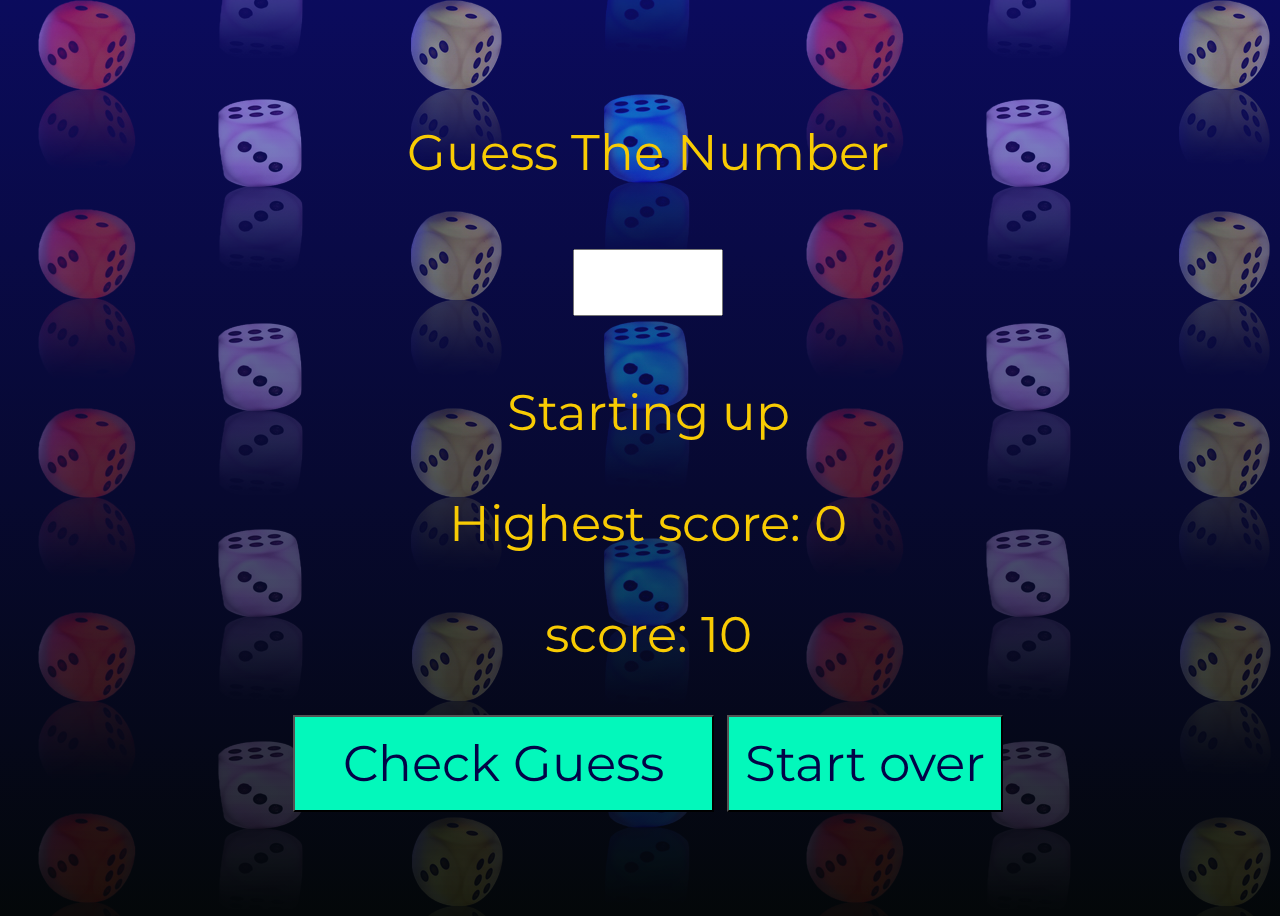
<file: Guess the number/index.html>
<!DOCTYPE html>
<html lang="en">
<head>
    <meta charset="UTF-8">
    <meta http-equiv="X-UA-Compatible" content="IE=edge">
    <meta name="viewport" content="width=device-width, initial-scale=1.0">
    <title>Guess The Number</title>
    <link rel="preconnect" href="https://fonts.googleapis.com">
    <link rel="preconnect" href="https://fonts.gstatic.com" crossorigin>
    <link href="https://fonts.googleapis.com/css2?family=Montserrat:wght@500&display=swap" rel="stylesheet">
    <link rel="stylesheet" href="style.css">
</head>
<body>
    <section class="interfaceArea">
        <p class="message">Guess The Number</p>
        <div>
            <input type="number" name="number" id="numberInput" min="0" max="30" step="1">
        </div>
        <p id="message" class="message">Starting up</p>
        <p id="Highestscore" class="message">Highest score: 0</p>
        <p id="score" class="message">score: 10</p>
        <div>
            <button id="checkGuess" class="mainButton">Check Guess</button>
            <button id="resetGame" class="secondaryButton">Start over</button>
        </div>
    </section>
    <script src="script.js"></script>
</body>
</html>
</file>
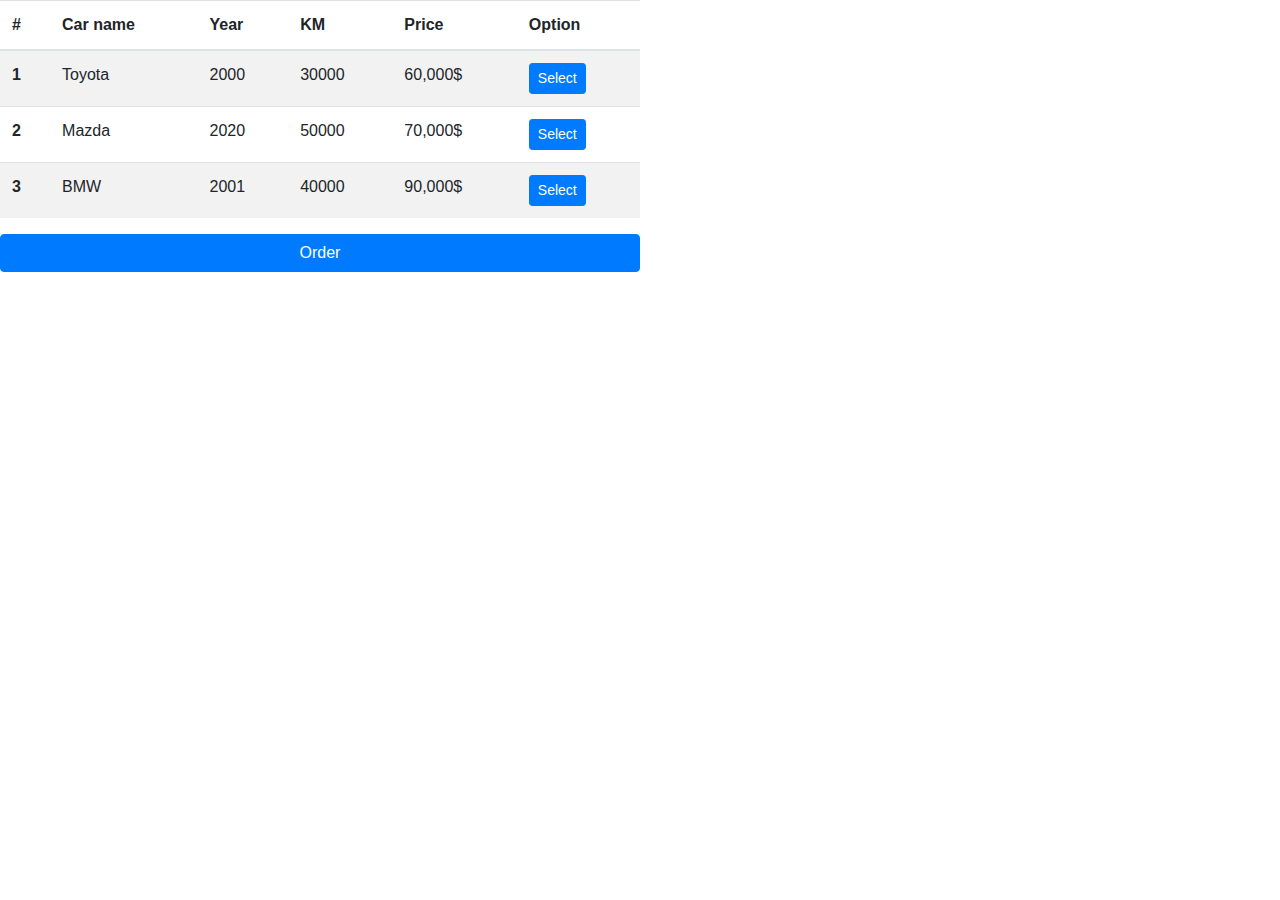
<file: Test preperation/index.html>
<!DOCTYPE html>
<html lang="en">

<head>
    <meta charset="UTF-8">
    <meta name="viewport" content="width=device-width, initial-scale=1.0">
    <link rel="stylesheet" href="https://cdn.jsdelivr.net/npm/bootstrap@4.3.1/dist/css/bootstrap.min.css"
        integrity="sha384-ggOyR0iXCbMQv3Xipma34MD+dH/1fQ784/j6cY/iJTQUOhcWr7x9JvoRxT2MZw1T" crossorigin="anonymous">
    <link rel="stylesheet" href="style.css">
    <title>Document</title>
</head>

<body>
    <table class="table table-striped" id="mytable">
        <thead>
            <tr>
                <th>#</th>
                <th>Car name</th>
                <th>Year</th>
                <th>KM</th>
                <th>Price</th>
                <th>Option</th>
            </tr>
        </thead>
        <tbody>
            <tr class="first-row">
                <th class="car-number">1</th>
                <td class="car-name">Toyota</td>
                <td>2000</td>
                <td>30000</td>
                <td class="car-price">60,000$</td>
                <td><button type="button" id="button-1" class="btn btn-primary btn-sm">Select</button></td>
            </tr>
            <tr class="second-row">
                <th class="car-number">2</th>
                <td class="car-name">Mazda</td>
                <td>2020</td>
                <td>50000</td>
                <td class="car-price">70,000$</td>
                <td><button type="button" id="button-2" class="btn btn-primary btn-sm">Select</button></td>
            </tr>
            <tr class="third-row">
                <th class="car-number">3</th>
                <td class="car-name">BMW</td>
                <td>2001</td>
                <td>40000</td>
                <td class="car-price">90,000$</td>
                <td><button type="button" id="button-3" class="btn btn-primary btn-sm">Select</button></td>
            </tr>
        </tbody>
    </table>

    <div id="btn-container">
        <button type="button" id="order" class="btn btn-primary">Order</button>
    </div>
    <br>
    <br>
    
    <table class="table table-striped order-table not-display-element">
        <thead>
            <tr>
                <th>#</th>
                <th>Car name</th>
                <th>Price</th>
            </tr>
        </thead>
        <tbody class="order-table-body">

        </tbody>
    </table>

    <div class="border border-danger sum-price not-display-element"></div>

</body>
<script src="script.js"></script>

</html>
</file>
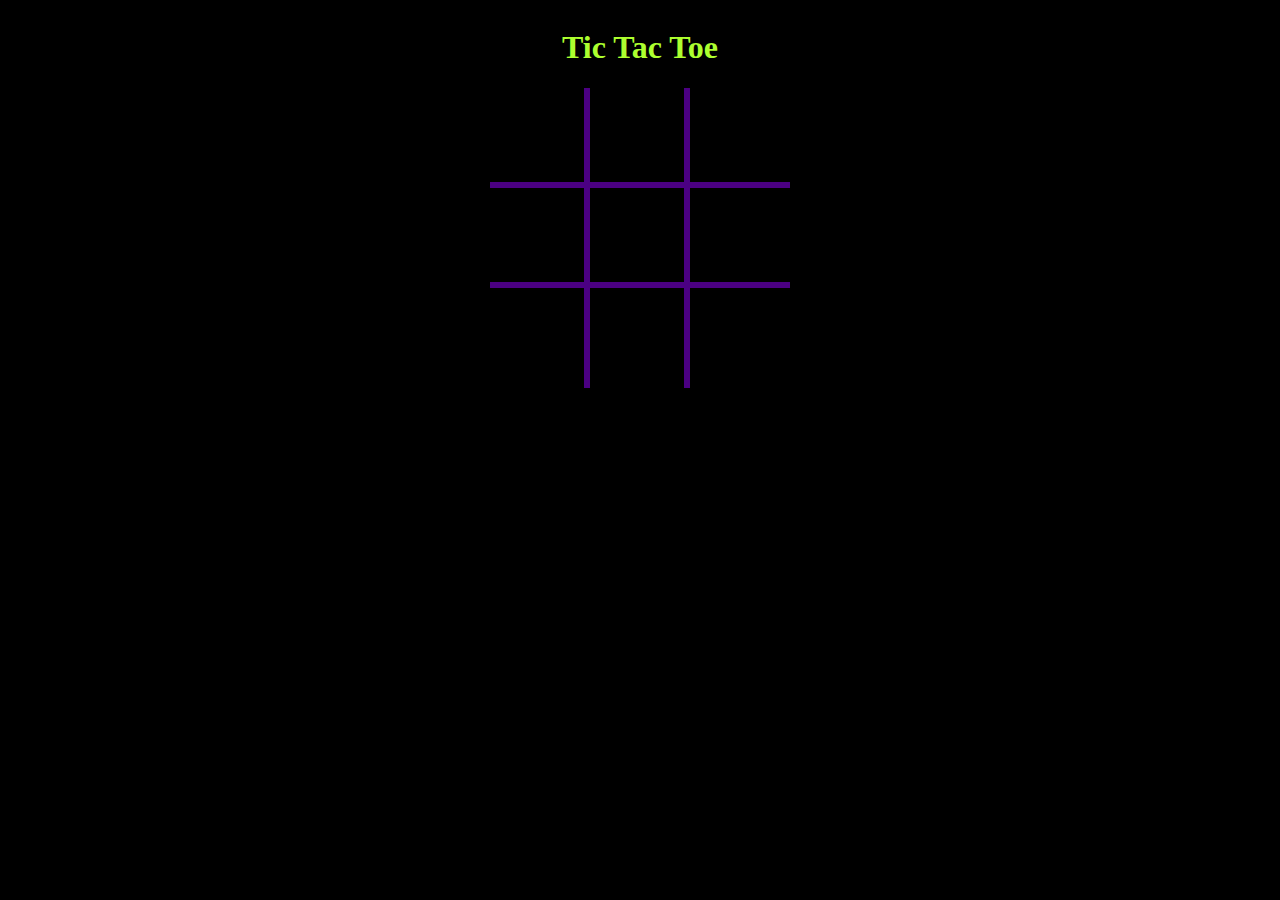
<file: TicTacToe/index.html>
<!DOCTYPE html>
<html lang="en">
  <head>
    <meta charset="UTF-8" />
    <meta http-equiv="X-UA-Compatible" content="IE=edge" />
    <meta name="viewport" content="width=device-width, initial-scale=1.0" />
    <title>Tic Tac Toe</title>
    <link href="index.css" rel="stylesheet" />
  </head>
  <body>
    <h1>Tic Tac Toe</h1>
    <div id="board">
      <div data-index="1" class="tile right-border bottom-border"></div>
      <div data-index="2" class="tile right-border bottom-border"></div>
      <div data-index="3" class="tile bottom-border"></div>
      <div data-index="4" class="tile right-border bottom-border"></div>
      <div data-index="5" class="tile right-border bottom-border"></div>
      <div data-index="6" class="tile bottom-border"></div>
      <div data-index="7" class="tile right-border"></div>
      <div data-index="8" class="tile right-border"></div>
      <div data-index="9" class="tile"></div>
      <div id="strike" class="strike"></div>
    </div>
    <div id="game-over-area" class="hidden">
      <h2 id="game-over-text">Winner is X</h2>
      <button id="play-again">Play Again</button>
    </div>
    <script src="index.js"></script>
  </body>
</html>
</file>
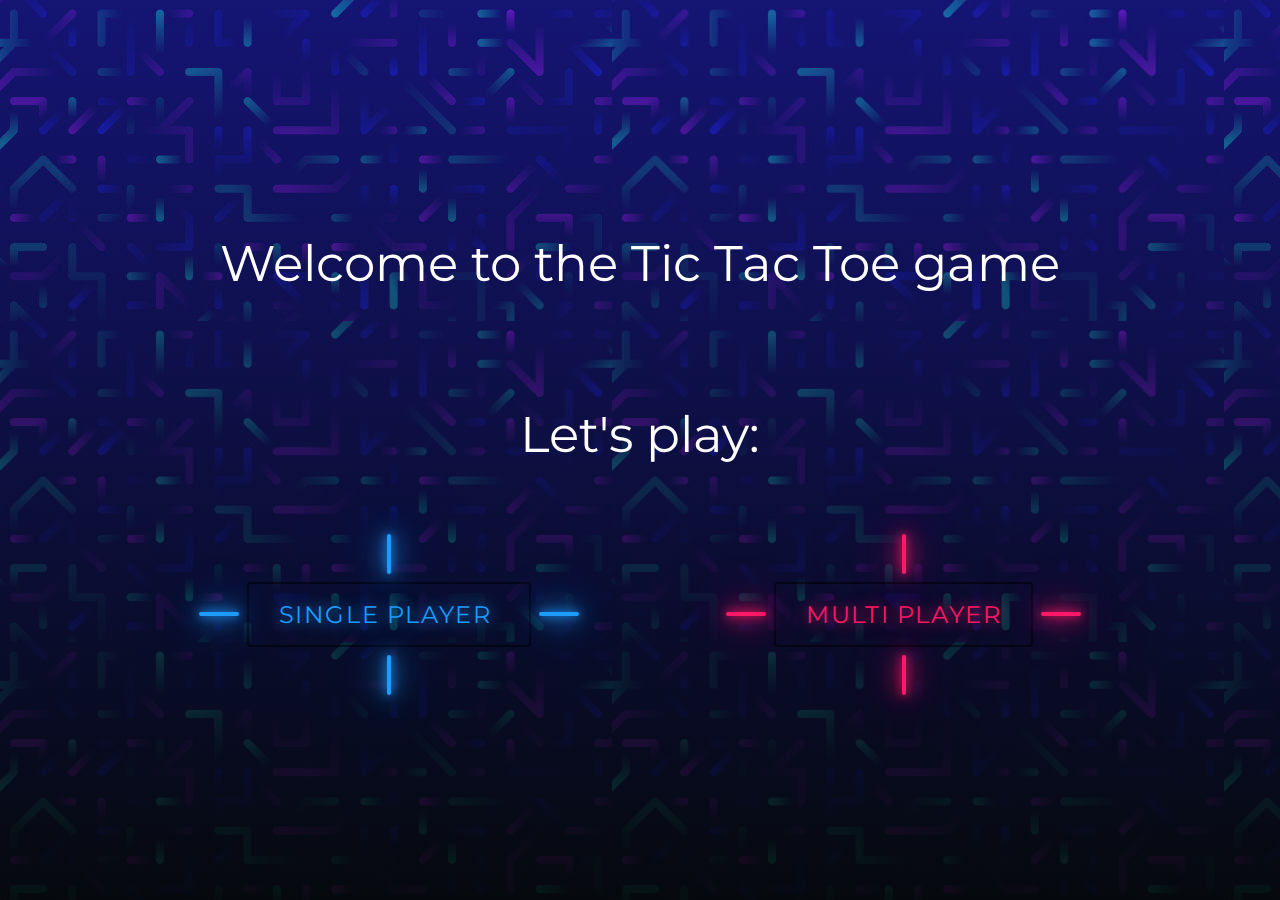
<file: Tic Tac Toe/enterence.html>
<!DOCTYPE html>
<html lang="en">
<head>
    <meta charset="UTF-8">
    <meta name="viewport" content="width=device-width, initial-scale=1.0">
    <link rel="stylesheet" href="./css files/style.css">
    <link href="https://fonts.googleapis.com/css2?family=Montserrat:wght@500&display=swap" rel="stylesheet">
    <link rel="stylesheet" href="https://cdn.jsdelivr.net/npm/bootstrap@4.3.1/dist/css/bootstrap.min.css"
    integrity="sha384-ggOyR0iXCbMQv3Xipma34MD+dH/1fQ784/j6cY/iJTQUOhcWr7x9JvoRxT2MZw1T" crossorigin="anonymous">
    <title>Entrance Page</title>
    <style>

    </style>
</head>
<body>
    <section class="interfaceArea">
        <p class="headline pop-outin">Welcome to the Tic Tac Toe game</p>
        <p class="headline pop-outin">Let's play:</p>
        
        <div>
                <a class="button singleplayer" href="#" style="--color:#1e9bff;">
                  <span></span>
                  <span></span>
                  <span></span>
                  <span></span>
                  Single Player
                </a>
                <a class="button multiplayer" href="#" style="--color: #ff1867;">
                  <span></span>
                  <span></span>
                  <span></span>
                  <span></span>
                  Multi Player
                </a>
        </div>
    </section>

    <script src="./js files/epagescript.js"></script>
</body>
</html>
</file>
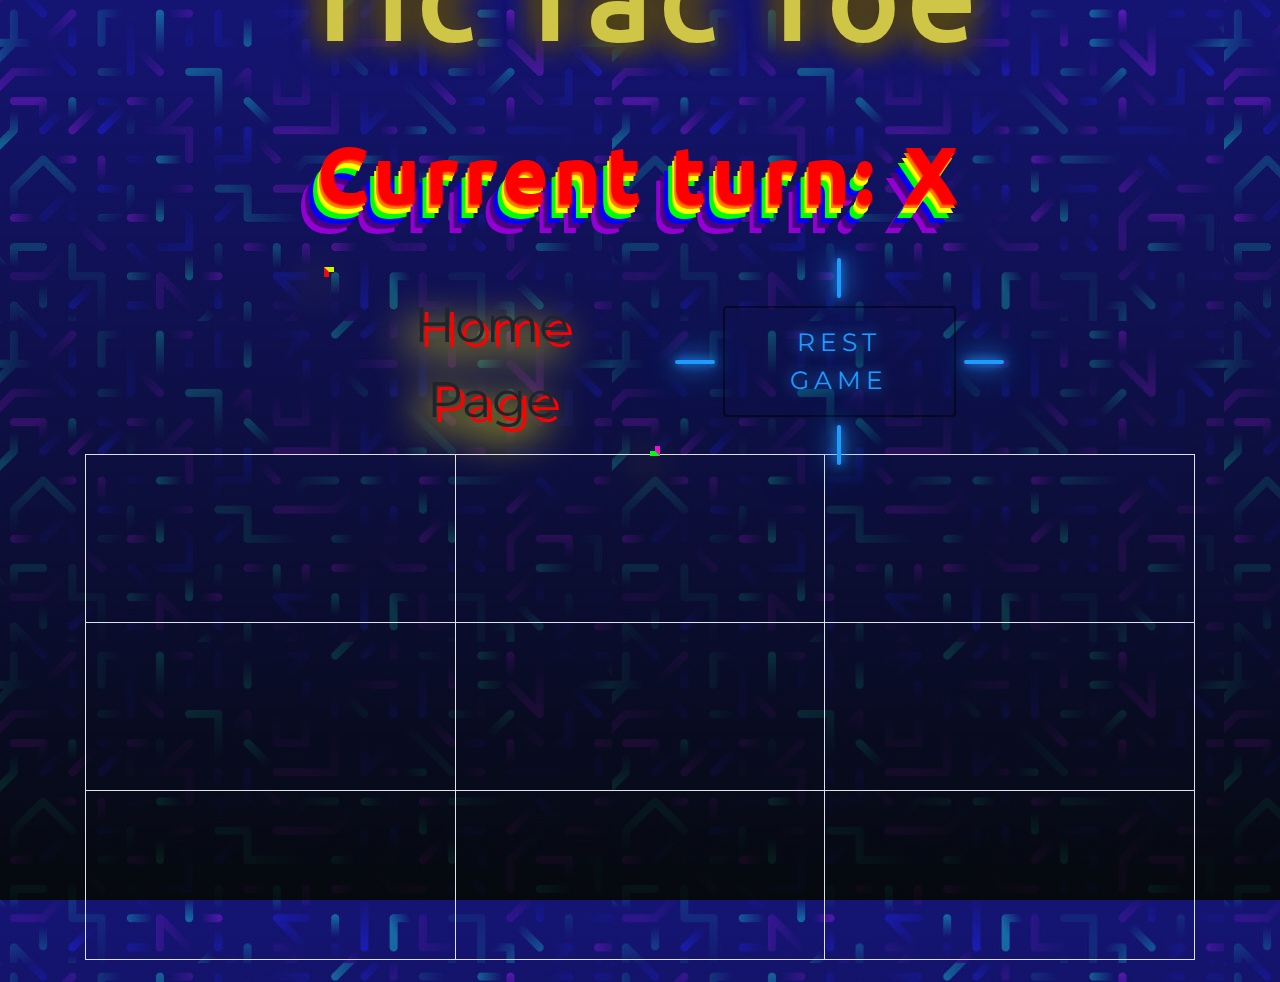
<file: Tic Tac Toe/multiplayer.html>
<!DOCTYPE html>
<html lang="en">

<head>
    <meta charset="UTF-8">
    <meta name="viewport" content="width=device-width, initial-scale=1.0">
    <link rel="stylesheet" href="./css files/mpstyle.css">
    <link href="https://fonts.googleapis.com/css2?family=Montserrat:wght@500&display=swap" rel="stylesheet">
    <link rel="stylesheet" href="https://cdn.jsdelivr.net/npm/bootstrap@4.3.1/dist/css/bootstrap.min.css"
        integrity="sha384-ggOyR0iXCbMQv3Xipma34MD+dH/1fQ784/j6cY/iJTQUOhcWr7x9JvoRxT2MZw1T" crossorigin="anonymous">
    <title>Tic Tac Toe</title>
</head>

<body>
    <div class="text-box">
        <h1>Tic Tac Toe</h1>
        <p class="message">Current turn: X</p>

        <div class="data-container">
            <span class="btn">Home Page </span>
            <a class="button" href="#" style="--color:#1e9bff;">
                <span></span>
                <span></span>
                <span></span>
                <span></span>
                Rest Game
            </a>
        </div>
    </div>
    <div class="container">
        <table class="table table-bordered">
            <tbody>
                <tr>
                    <td class="cell"></td>
                    <td class="cell"></td>
                    <td class="cell"></td>
                </tr>
                <tr>
                    <td class="cell"></td>
                    <td class="cell"></td>
                    <td class="cell"></td>
                </tr>
                <tr>
                    <td class="cell"></td>
                    <td class="cell"></td>
                    <td class="cell"></td>
                </tr>
            </tbody>
        </table>
    </div>

    <script src="./js files/mpscript.js"></script>
</body>

</html>
</file>
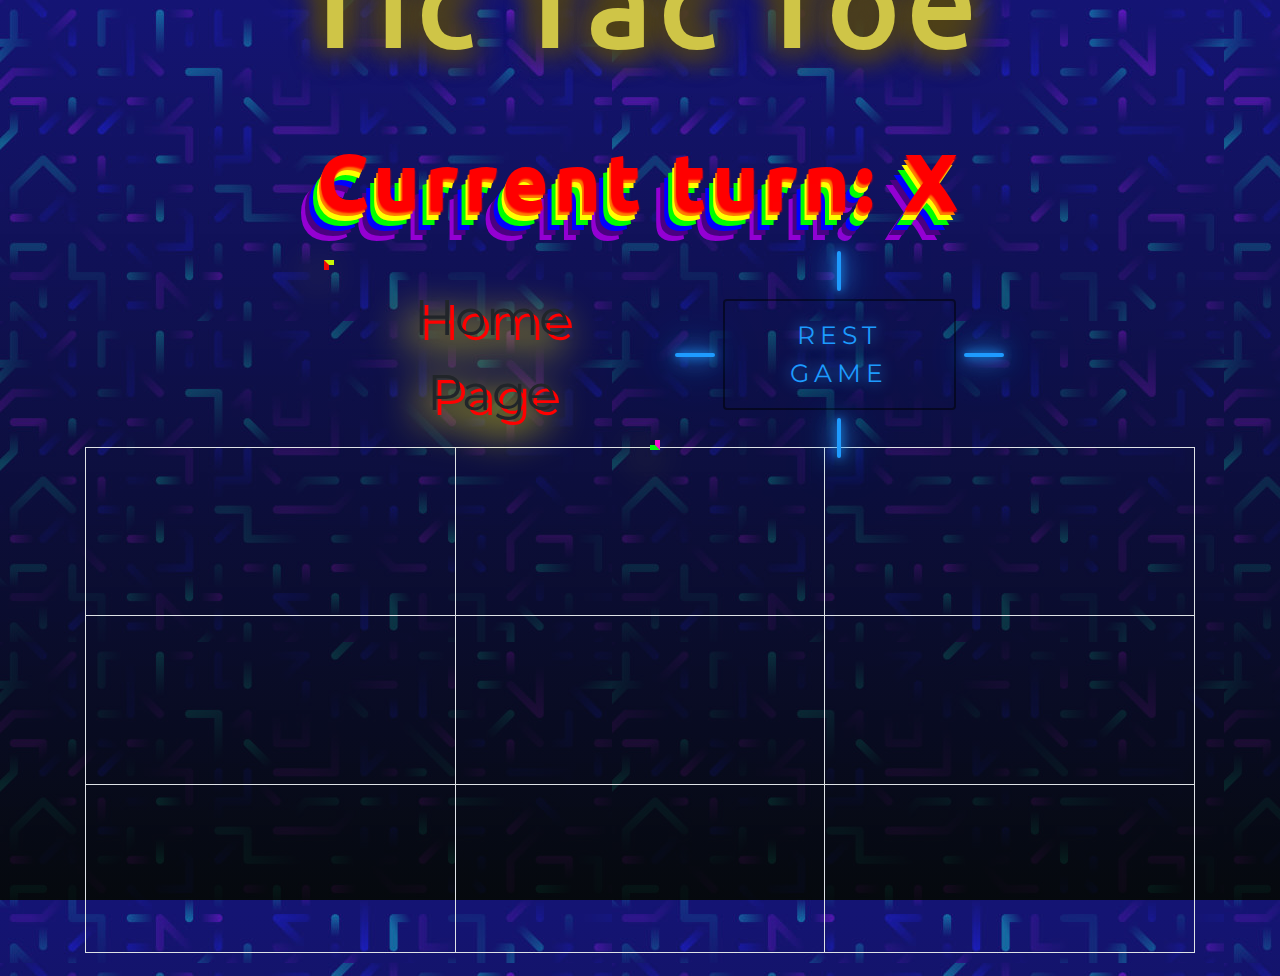
<file: Tic Tac Toe/singleplayer.html>
<!DOCTYPE html>
<html lang="en">

<head>
    <meta charset="UTF-8">
    <meta name="viewport" content="width=device-width, initial-scale=1.0">
    <link rel="stylesheet" href="./css files/spstyle.css">
    <link href="https://fonts.googleapis.com/css2?family=Montserrat:wght@500&display=swap" rel="stylesheet">
    <link rel="stylesheet" href="https://cdn.jsdelivr.net/npm/bootstrap@4.3.1/dist/css/bootstrap.min.css"
        integrity="sha384-ggOyR0iXCbMQv3Xipma34MD+dH/1fQ784/j6cY/iJTQUOhcWr7x9JvoRxT2MZw1T" crossorigin="anonymous">
    <title>Tic Tac Toe</title>
</head>

<body>
    <div class="text-box">
        <h1>Tic Tac Toe</h1>
        <p class="message">Current turn: X</p>

        <div class="data-container">
            <span class="btn">Home Page </span>
            <a class="button" href="#" style="--color:#1e9bff;">
                <span></span>
                <span></span>
                <span></span>
                <span></span>
                Rest Game
            </a>
        </div>
    </div>
    <div class="container">
        <table class="table table-bordered">
            <tbody>
                <tr>
                    <td class="cell"></td>
                    <td class="cell"></td>
                    <td class="cell"></td>
                </tr>
                <tr>
                    <td class="cell"></td>
                    <td class="cell"></td>
                    <td class="cell"></td>
                </tr>
                <tr>
                    <td class="cell"></td>
                    <td class="cell"></td>
                    <td class="cell"></td>
                </tr>
            </tbody>
        </table>
    </div>


    <script src="./js files/spscript.js"></script>
</body>

</html>
</file>
<file: Guess the number/style.css>
html * {
    font-size: 50px;
    font-family: 'Montserrat', sans-serif;
    color: white;
}

body {
    height: 100vh;
    width: 100vw;
    background-image: linear-gradient(to bottom, rgba(22, 22, 185, 0.5), rgba(4, 8, 10, 0.9)),  url("images/dice_wallpaper.jpg");
    display: flex;
    align-items: center;
    justify-content: center;
}

.interfaceArea {
    flex: 1;
}

p {
    color: #f8cb03;
    text-align: center;
}

div {
    text-align: center;
    margin: 2rem;
}

input {
    text-align: center;
    color: rgb(3, 3, 71);
    margin: 1rem 3rem;
}

button,
input {
    text-align: center;
    color: rgb(3, 3, 71);
    cursor: pointer;
}

button {
    background-color: #03f8bb;
    padding: 1rem 3rem;
}

.mainButton {
    padding: 1rem 3rem;
}

.secondaryButton {
    padding: 1rem 1rem;
}

button:hover {
    background-color: blueviolet;
    color: lightblue;
}
</file>
<file: Test preperation/style.css>
#mytable{
    width: 50%;
}
#order{
    width: 50%;
}
.not-display-element{
    display: none;
}
</file>
<file: TicTacToe/index.css>
body {
    display: flex;
    flex-direction: column;
    align-items: center;
    background-color: black;
    color: greenyellow;
  }
  
  #board {
    display: grid;
    grid-template-columns: 100px 100px 100px;
    grid-template-rows: 100px 100px 100px;
    cursor: pointer;
    position: relative;
  }
  
  .tile {
    color: currentColor;
    font-size: 2em;
    display: flex;
    justify-content: center;
    align-items: center;
  }
  
  .right-border {
    border-right: 0.2em solid indigo;
  }
  
  .bottom-border {
    border-bottom: 0.2em solid indigo;
  }
  
  .strike {
    position: absolute;
    background-color: darkred;
  }
  
  .strike-row-1 {
    width: 100%;
    height: 4px;
    top: 15%;
  }
  .strike-row-2 {
    width: 100%;
    height: 4px;
    top: 48%;
  }
  .strike-row-3 {
    width: 100%;
    height: 4px;
    top: 83%;
  }
  .strike-column-1 {
    height: 100%;
    width: 4px;
    left: 15%;
  }
  .strike-column-2 {
    height: 100%;
    width: 4px;
    left: 48%;
  }
  .strike-column-3 {
    height: 100%;
    width: 4px;
    left: 83%;
  }
  .strike-diagonal-1 {
    width: 90%;
    height: 4px;
    top: 50%;
    left: 5%;
    transform: skewY(45deg);
  }
  .strike-diagonal-2 {
    width: 90%;
    height: 4px;
    top: 50%;
    left: 5%;
    transform: skewY(-45deg);
  }
  
  h1 {
    color: currentColor;
  }
  
  #game-over-area {
    text-align: center;
    border: indigo 8px solid;
    padding: 50px;
    width: 50%;
    margin-top: 50px;
  }
  
  h2 {
    color: currentColor;
    font-size: 2em;
    margin-top: 0px;
  }
  
  button {
    background-color: transparent;
    color: currentColor;
    border: currentColor 1px solid;
    padding: 10px;
    font-size: 1.5em;
  }
  
  .hidden {
    display: none;
  }
  
  .visible {
    display: block;
  }
  
  .x-hover:hover::after {
    content: "X";
    opacity: 0.4;
  }
  
  .o-hover:hover::after {
    content: "O";
    opacity: 0.4;
  }
</file>
<file: Tic Tac Toe/css files/style.css>
html * {
  font-size: 50px;
  font-family: 'Montserrat', sans-serif;
  color: white;
}

body {
  height: 100vh;
  width: 100vw;
  background-image: linear-gradient(to bottom, rgba(22, 22, 185, 0.5), rgba(4, 8, 10, 0.9)), url("../images/bgpic.jpg");
  display: flex;
  align-items: center;
  justify-content: center;
}

div {
  text-align: center;
  margin: 2rem;
}

.interfaceArea {
  flex: 1;
}

/* text  */
.pop-outin {
  animation: 2s anim-popoutin ease infinite;
  text-align: center;
}

@keyframes anim-popoutin {
  0% {
    color: rgb(22, 196, 16);
    transform: scale(0);
    opacity: 0;
    text-shadow: 0 0 0 rgba(0, 0, 0, 0);
  }

  25% {
    color: rgb(229, 255, 0);
    transform: scale(2);
    opacity: 1;
    text-shadow: 3px 10px 5px rgba(0, 0, 0, 0.5);
  }

  50% {
    color: rgb(146, 228, 15);
    transform: scale(1);
    opacity: 1;
    text-shadow: 1px 0 0 rgba(0, 0, 0, 0);
  }

  100% {
    /* animate nothing to add pause at the end of animation */
    transform: scale(1);
    opacity: 1;
    text-shadow: 1px 0 0 rgba(0, 0, 0, 0);
  }
}

.fromtop {
  animation: 2s anim-fromtop linear infinite;
}

@keyframes anim-fromtop {
  0% {
    opacity: 0;
    transform: translateY(-100%);
  }

  25% {
    opacity: 1;
    transform: translateY(0%);
  }

  50% {}

  100% {}
}

.fade-in {
  opacity: 0;
  animation: fadeInAnimation ease 4s;
  animation-fill-mode: forwards;
}

@keyframes fadeInAnimation {
  0% {
    opacity: 0;
  }

  100% {
    opacity: 1;
  }
}

.headline {
  margin-bottom: 7.5%;
}



/* butttons */
.button {
  margin: 10%;
  position: relative;
  padding: 16px 30px;
  font-size: 1.5rem;
  color: var(--color);
  border: 2px solid rgba(0, 0, 0, 0.5);
  border-radius: 4px;
  text-shadow: 0 0 15px var(--color);
  text-decoration: none;
  text-transform: uppercase;
  letter-spacing: 0.1rem;
  transition: 0.5s;
  z-index: 1;
}

.button:hover {
  color: #fff;
  border: 2px solid rgba(0, 0, 0, 0);
  box-shadow: 0 0 0px var(--color);
}

.button::before {
  content: '';
  position: absolute;
  top: 0;
  left: 0;
  width: 100%;
  height: 100%;
  background: var(--color);
  z-index: -1;
  transform: scale(0);
  transition: 0.5s;
}

.button:hover::before {
  transform: scale(1);
  transition-delay: 0.5s;
  box-shadow: 0 0 10px var(--color),
    0 0 30px var(--color),
    0 0 60px var(--color);
}

.button span {
  position: absolute;
  background: var(--color);
  pointer-events: none;
  border-radius: 2px;
  box-shadow: 0 0 10px var(--color),
    0 0 20px var(--color),
    0 0 30px var(--color),
    0 0 50px var(--color),
    0 0 100px var(--color);
  transition: 0.5s ease-in-out;
  transition-delay: 0.25s;
}

.button:hover span {
  opacity: 0;
  transition-delay: 0s;
}

.button span:nth-child(1),
.button span:nth-child(3) {
  width: 40px;
  height: 4px;
}

.button:hover span:nth-child(1),
.button:hover span:nth-child(3) {
  transform: translateX(0);
}

.button span:nth-child(2),
.button span:nth-child(4) {
  width: 4px;
  height: 40px;
}

.button:hover span:nth-child(1),
.button:hover span:nth-child(3) {
  transform: translateY(0);
}

.button span:nth-child(1) {
  top: calc(50% - 2px);
  left: -50px;
  transform-origin: left;
}

.button:hover span:nth-child(1) {
  left: 50%;
}

.button span:nth-child(3) {
  top: calc(50% - 2px);
  right: -50px;
  transform-origin: right;
}

.button:hover span:nth-child(3) {
  right: 50%;
}

.button span:nth-child(2) {
  left: calc(50% - 2px);
  top: -50px;
  transform-origin: top;
}

.button:hover span:nth-child(2) {
  top: 50%;
}

.button span:nth-child(4) {
  left: calc(50% - 2px);
  bottom: -50px;
  transform-origin: bottom;
}

.button:hover span:nth-child(4 ) {
  bottom: 50%;
}
</file>
<file: Tic Tac Toe/css files/mpstyle.css>
@import url('https://fonts.googleapis.com/css?family=Ubuntu');


* {
  font-size: 50px;
  font-family: 'Montserrat', sans-serif;
  color: white;
}

body {
  height: 100vh;
  width: 100vw;
  margin: 0;
  background-image: linear-gradient(to bottom, rgba(22, 22, 185, 0.5), rgba(4, 8, 10, 0.9)),
    url("../images/bgpic.jpg");
  display: flex;
  flex-direction: column;
  align-items: center;
  justify-content: center;
}

.text-box {
  position: relative;
  display: flex;
  flex-direction: column;
  align-items: center;
  justify-content: center;
  margin-bottom: 20px;
  text-align: center;
}

h1 {
  display: block;
  margin: 40px auto;
  font-family: 'Ubuntu', sans-serif;
  font-size: 70px;
  font-weight: bold;
  color: #CFC547;
  letter-spacing: 5px;
  text-shadow: 10px 10px 25px rgb(81, 67, 21),
    -10px 10px 25px rgb(81, 67, 21),
    -10px -10px 25px rgb(81, 67, 21),
    10px -10px 25px rgb(81, 67, 21);
}

.message {
  margin: 20px auto;
  margin-bottom: 5%;
  font-family: 'Ubuntu', sans-serif;
  font-size: 80px;
  font-weight: bold;
  color: #FF0000;
  letter-spacing: 5px;
  text-shadow: 0 2px 2px #FF0000,
    -2px 5px 0 #FF7F00,
    -4px 10px 0 #FFFF00,
    -8px 15px 0 #00FF00,
    -12px 20px 0 #0000FF,
    -16px 25px 0 #4B0082,
    -20px 30px 0 #9400D3;
}

.btn {
  cursor: pointer;
  position: relative;
  text-shadow: 5px 5px #ff0000;
  filter: drop-shadow(-10px 10px 20px #fff000);
  font-size: 28px;
  border-top-right-radius: 10px;
  border-bottom-left-radius: 10px;
  transition: all 2s;

  &:after,
  &:before {
    content: " ";
    width: 10px;
    height: 10px;
    position: absolute;
    border: 0px solid #fff;
    transition: all 1s;
  }

  &:after {
    top: -1px;
    left: -1px;
    border-top: 5px solid rgb(201, 245, 6);
    border-left: 5px solid rgb(240, 7, 7);
  }

  &:before {
    bottom: -1px;
    right: -1px;
    border-bottom: 5px solid rgb(6, 247, 18);
    border-right: 5px solid rgb(240, 17, 203);
  }

  &:hover {
    border-top-right-radius: 0px;
    border-bottom-left-radius: 0px;

    &:before,
    &:after {
      width: 100%;
      height: 100%;
    }
  }
}

.data-container {
  display: flex;
  justify-content: center;
  align-items: center;
}

.container {
  width: 50vw;
  height: 50vw;
  display: flex;
  align-items: center;
  justify-content: center;
}

td {
  width: 150px;
  height: 150px;
}



.table {
  width: 100%;
  height: 100%;
  margin-bottom: 10%;
  margin: 5px auto;
}

.cell {
  width: 33.33%;
  padding: 0;
  text-align: center;
  font-size: 70px;
}


.button {
  position: relative;
  margin-left: 10%;
  padding: 16px 30px;
  font-size: 0.5rem;
  color: var(--color);
  border: 2px solid rgba(0, 0, 0, 0.5);
  border-radius: 4px;
  text-shadow: 0 0 15px var(--color);
  text-decoration: none;
  text-transform: uppercase;
  letter-spacing: 0.1rem;
  transition: 0.5s;
  z-index: 1;
}

.button:hover {
  color: #fff;
  border: 2px solid rgba(0, 0, 0, 0);
  box-shadow: 0 0 0px var(--color);
}

.button::before {
  content: '';
  position: absolute;
  top: 0;
  left: 0;
  width: 100%;
  height: 100%;
  background: var(--color);
  z-index: -1;
  transform: scale(0);
  transition: 0.5s;
}

.button:hover::before {
  transform: scale(1);
  transition-delay: 0.5s;
  box-shadow: 0 0 10px var(--color),
    0 0 30px var(--color),
    0 0 60px var(--color);
}

.button span {
  position: absolute;
  background: var(--color);
  pointer-events: none;
  border-radius: 2px;
  box-shadow: 0 0 10px var(--color),
    0 0 20px var(--color),
    0 0 30px var(--color),
    0 0 50px var(--color),
    0 0 100px var(--color);
  transition: 0.5s ease-in-out;
  transition-delay: 0.25s;
}

.button:hover span {
  opacity: 0;
  transition-delay: 0s;
}

.button span:nth-child(1),
.button span:nth-child(3) {
  width: 40px;
  height: 4px;
}

.button:hover span:nth-child(1),
.button:hover span:nth-child(3) {
  transform: translateX(0);
}

.button span:nth-child(2),
.button span:nth-child(4) {
  width: 4px;
  height: 40px;
}

.button:hover span:nth-child(1),
.button:hover span:nth-child(3) {
  transform: translateY(0);
}

.button span:nth-child(1) {
  top: calc(50% - 2px);
  left: -50px;
  transform-origin: left;
}

.button:hover span:nth-child(1) {
  left: 50%;
}

.button span:nth-child(3) {
  top: calc(50% - 2px);
  right: -50px;
  transform-origin: right;
}

.button:hover span:nth-child(3) {
  right: 50%;
}

.button span:nth-child(2) {
  left: calc(50% - 2px);
  top: -50px;
  transform-origin: top;
}

.button:hover span:nth-child(2) {
  top: 50%;
}

.button span:nth-child(4) {
  left: calc(50% - 2px);
  bottom: -50px;
  transform-origin: bottom;
}

.button:hover span:nth-child(4) {
  bottom: 50%;
}
</file>
<file: Tic Tac Toe/css files/spstyle.css>
@import url('https://fonts.googleapis.com/css?family=Ubuntu');


* {
  font-size: 50px;
  font-family: 'Montserrat', sans-serif;
  color: white;
}

body {
  height: 100vh;
  width: 100vw;
  margin: 0;
  background-image: linear-gradient(to bottom, rgba(22, 22, 185, 0.5), rgba(4, 8, 10, 0.9)),
    url("../images/bgpic.jpg");
  display: flex;
  flex-direction: column;
  align-items: center;
  justify-content: center;
}

.text-box {
  position: relative;
  display: flex;
  flex-direction: column;
  align-items: center;
  justify-content: center;
  margin-bottom: 20px;
  text-align: center;
}

h1 {
  display: block;
  margin: 40px auto;
  font-family: 'Ubuntu', sans-serif;
  font-size: 70px;
  font-weight: bold;
  color: #CFC547;
  letter-spacing: 5px;
  text-shadow: 10px 10px 25px rgb(81, 67, 21),
    -10px 10px 25px rgb(81, 67, 21),
    -10px -10px 25px rgb(81, 67, 21),
    10px -10px 25px rgb(81, 67, 21);
}

.message {
  margin: 20px auto;
  margin-bottom: 3%;
  font-family: 'Ubuntu', sans-serif;
  font-size: 80px;
  font-weight: bold;
  color: #FF0000;
  letter-spacing: 5px;
  text-shadow: 0 2px 2px #FF0000,
    -2px 5px 0 #FF7F00,
    -4px 10px 0 #FFFF00,
    -8px 15px 0 #00FF00,
    -12px 20px 0 #0000FF,
    -16px 25px 0 #4B0082,
    -20px 30px 0 #9400D3;
}

.btn {
  cursor: pointer;
  position: relative;
  text-shadow: 5px 5px #ff0000;
  filter: drop-shadow(-10px 10px 20px #fff000);
  font-size: 28px;
  border-top-right-radius: 10px;
  border-bottom-left-radius: 10px;
  transition: all 2s;

  &:after,
  &:before {
    content: " ";
    width: 10px;
    height: 10px;
    position: absolute;
    border: 0px solid #fff;
    transition: all 1s;
  }

  &:after {
    top: -1px;
    left: -1px;
    border-top: 5px solid rgb(201, 245, 6);
    border-left: 5px solid rgb(240, 7, 7);
  }

  &:before {
    bottom: -1px;
    right: -1px;
    border-bottom: 5px solid rgb(6, 247, 18);
    border-right: 5px solid rgb(240, 17, 203);
  }

  &:hover {
    border-top-right-radius: 0px;
    border-bottom-left-radius: 0px;

    &:before,
    &:after {
      width: 100%;
      height: 100%;
    }
  }
}

.data-container {
  display: flex;
  justify-content: center;
  align-items: center;
}

.container {
  width: 50vw;
  height: 50vw;
  display: flex;
  align-items: center;
  justify-content: center;
}

td {
  width: 150px;
  height: 150px;
}



.table {
  width: 100%;
  height: 100%;
  margin-bottom: 10%;
  margin: 5px auto;
}

.cell {
  width: 33.33%;
  padding: 0;
  text-align: center;
  font-size: 70px;
}


.button {
  position: relative;
  margin-left: 10%;
  padding: 16px 30px;
  font-size: 0.5rem;
  color: var(--color);
  border: 2px solid rgba(0, 0, 0, 0.5);
  border-radius: 4px;
  text-shadow: 0 0 15px var(--color);
  text-decoration: none;
  text-transform: uppercase;
  letter-spacing: 0.1rem;
  transition: 0.5s;
  z-index: 1;
}

.button:hover {
  color: #fff;
  border: 2px solid rgba(0, 0, 0, 0);
  box-shadow: 0 0 0px var(--color);
}

.button::before {
  content: '';
  position: absolute;
  top: 0;
  left: 0;
  width: 100%;
  height: 100%;
  background: var(--color);
  z-index: -1;
  transform: scale(0);
  transition: 0.5s;
}

.button:hover::before {
  transform: scale(1);
  transition-delay: 0.5s;
  box-shadow: 0 0 10px var(--color),
    0 0 30px var(--color),
    0 0 60px var(--color);
}

.button span {
  position: absolute;
  background: var(--color);
  pointer-events: none;
  border-radius: 2px;
  box-shadow: 0 0 10px var(--color),
    0 0 20px var(--color),
    0 0 30px var(--color),
    0 0 50px var(--color),
    0 0 100px var(--color);
  transition: 0.5s ease-in-out;
  transition-delay: 0.25s;
}

.button:hover span {
  opacity: 0;
  transition-delay: 0s;
}

.button span:nth-child(1),
.button span:nth-child(3) {
  width: 40px;
  height: 4px;
}

.button:hover span:nth-child(1),
.button:hover span:nth-child(3) {
  transform: translateX(0);
}

.button span:nth-child(2),
.button span:nth-child(4) {
  width: 4px;
  height: 40px;
}

.button:hover span:nth-child(1),
.button:hover span:nth-child(3) {
  transform: translateY(0);
}

.button span:nth-child(1) {
  top: calc(50% - 2px);
  left: -50px;
  transform-origin: left;
}

.button:hover span:nth-child(1) {
  left: 50%;
}

.button span:nth-child(3) {
  top: calc(50% - 2px);
  right: -50px;
  transform-origin: right;
}

.button:hover span:nth-child(3) {
  right: 50%;
}

.button span:nth-child(2) {
  left: calc(50% - 2px);
  top: -50px;
  transform-origin: top;
}

.button:hover span:nth-child(2) {
  top: 50%;
}

.button span:nth-child(4) {
  left: calc(50% - 2px);
  bottom: -50px;
  transform-origin: bottom;
}

.button:hover span:nth-child(4) {
  bottom: 50%;
}
</file>
